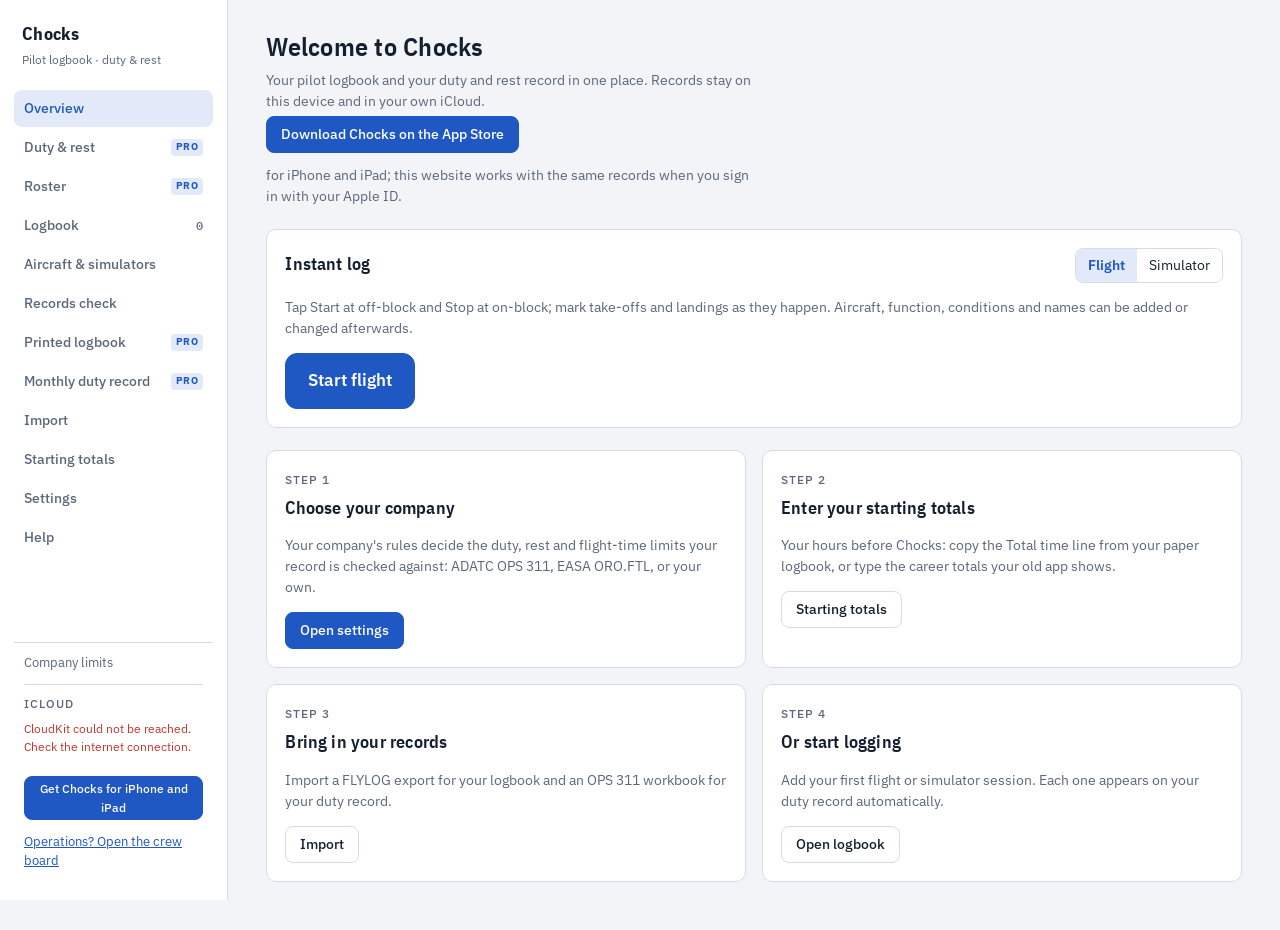
<file: index.html>
<!doctype html>
<html lang="en">
  <head>
    <meta charset="UTF-8" />
    <meta name="viewport" content="width=device-width, initial-scale=1, viewport-fit=cover" />
    <title>Chocks · Pilot Logbook, Duty &amp; Rest</title>
    <link rel="icon" type="image/svg+xml" href="./icon.svg" />
    <link rel="apple-touch-icon" href="./apple-touch-icon.png" />
    <link rel="preconnect" href="https://fonts.googleapis.com" />
    <link rel="preconnect" href="https://fonts.gstatic.com" crossorigin />
    <link href="https://fonts.googleapis.com/css2?family=IBM+Plex+Mono:wght@400;600&family=IBM+Plex+Sans+Condensed:wght@500;600&family=IBM+Plex+Sans:wght@400;500;600&display=swap" rel="stylesheet" />
    
    <script type="module" crossorigin src="./index-CEmnJ68R.js"></script>
    <link rel="stylesheet" crossorigin href="./index-D-4yaqVh.css">
  </head>
  <body>
    <div id="root"></div>
  </body>
</html>
</file>
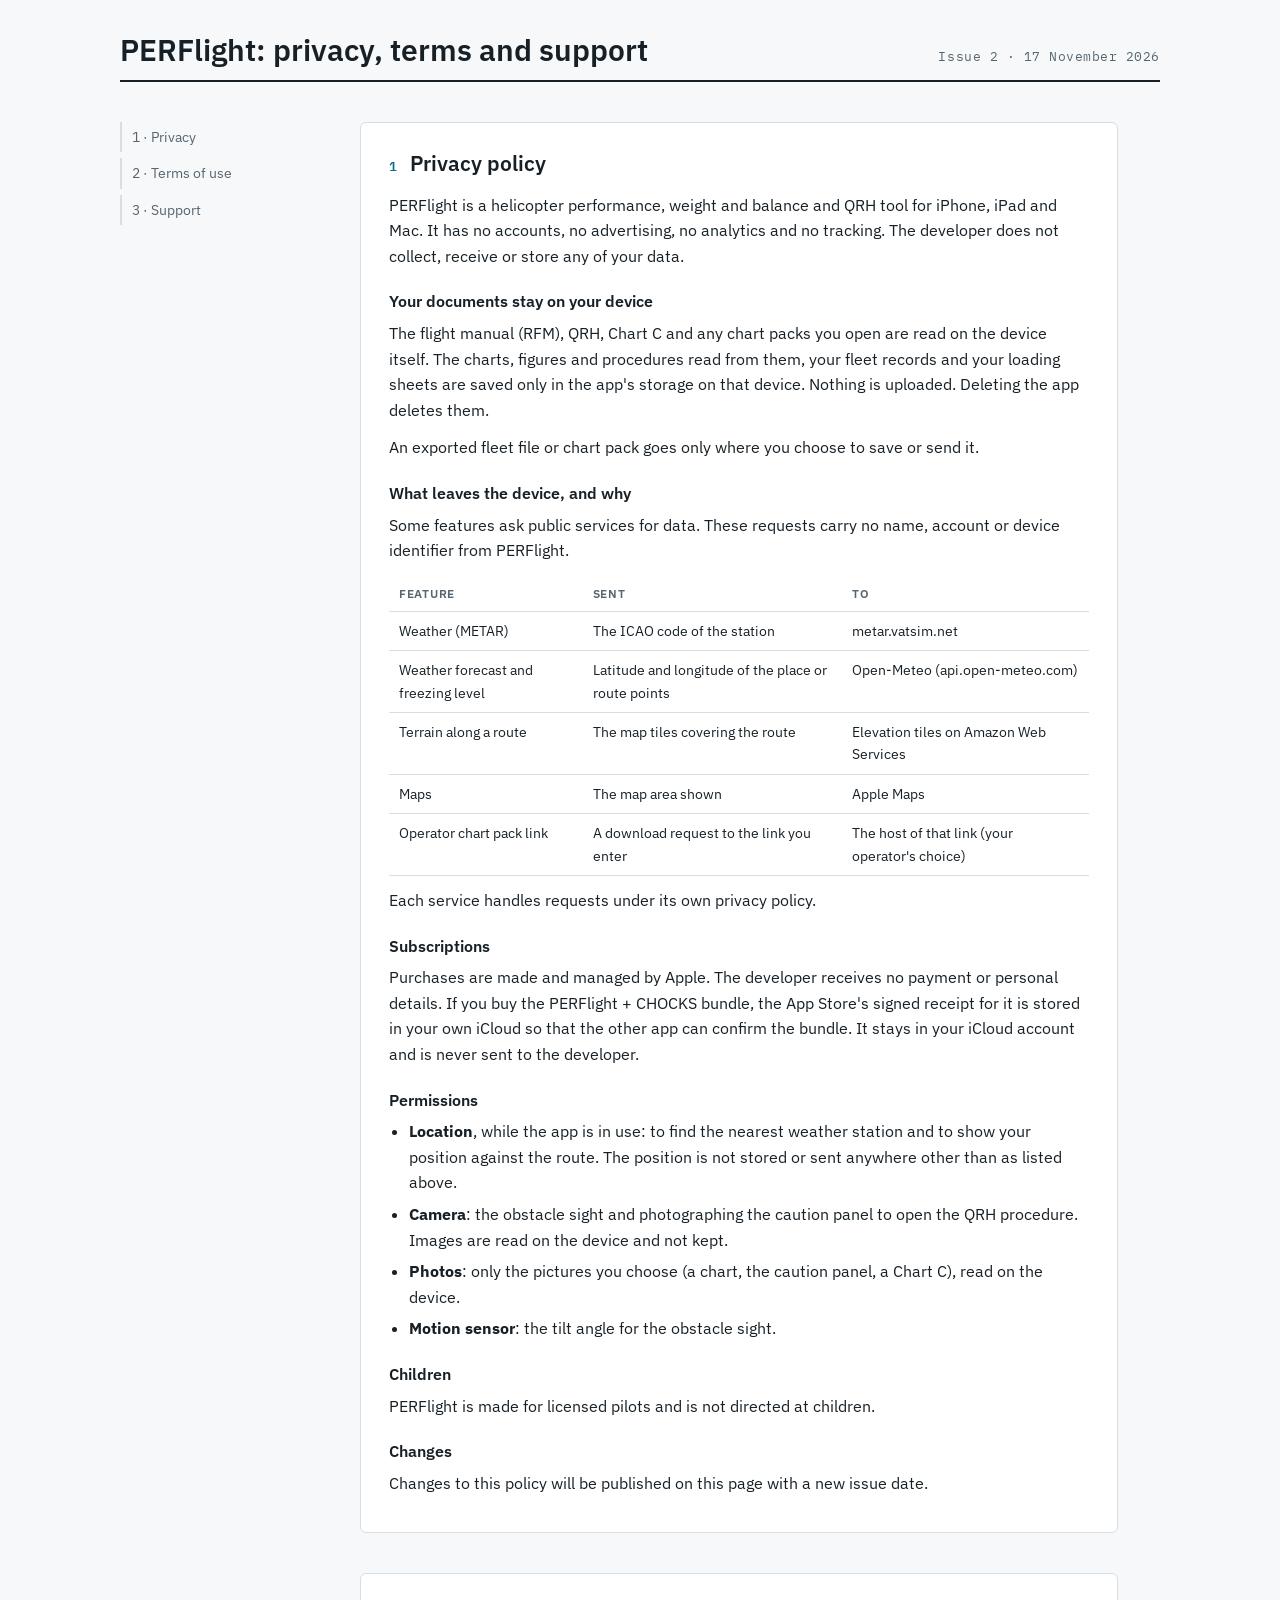
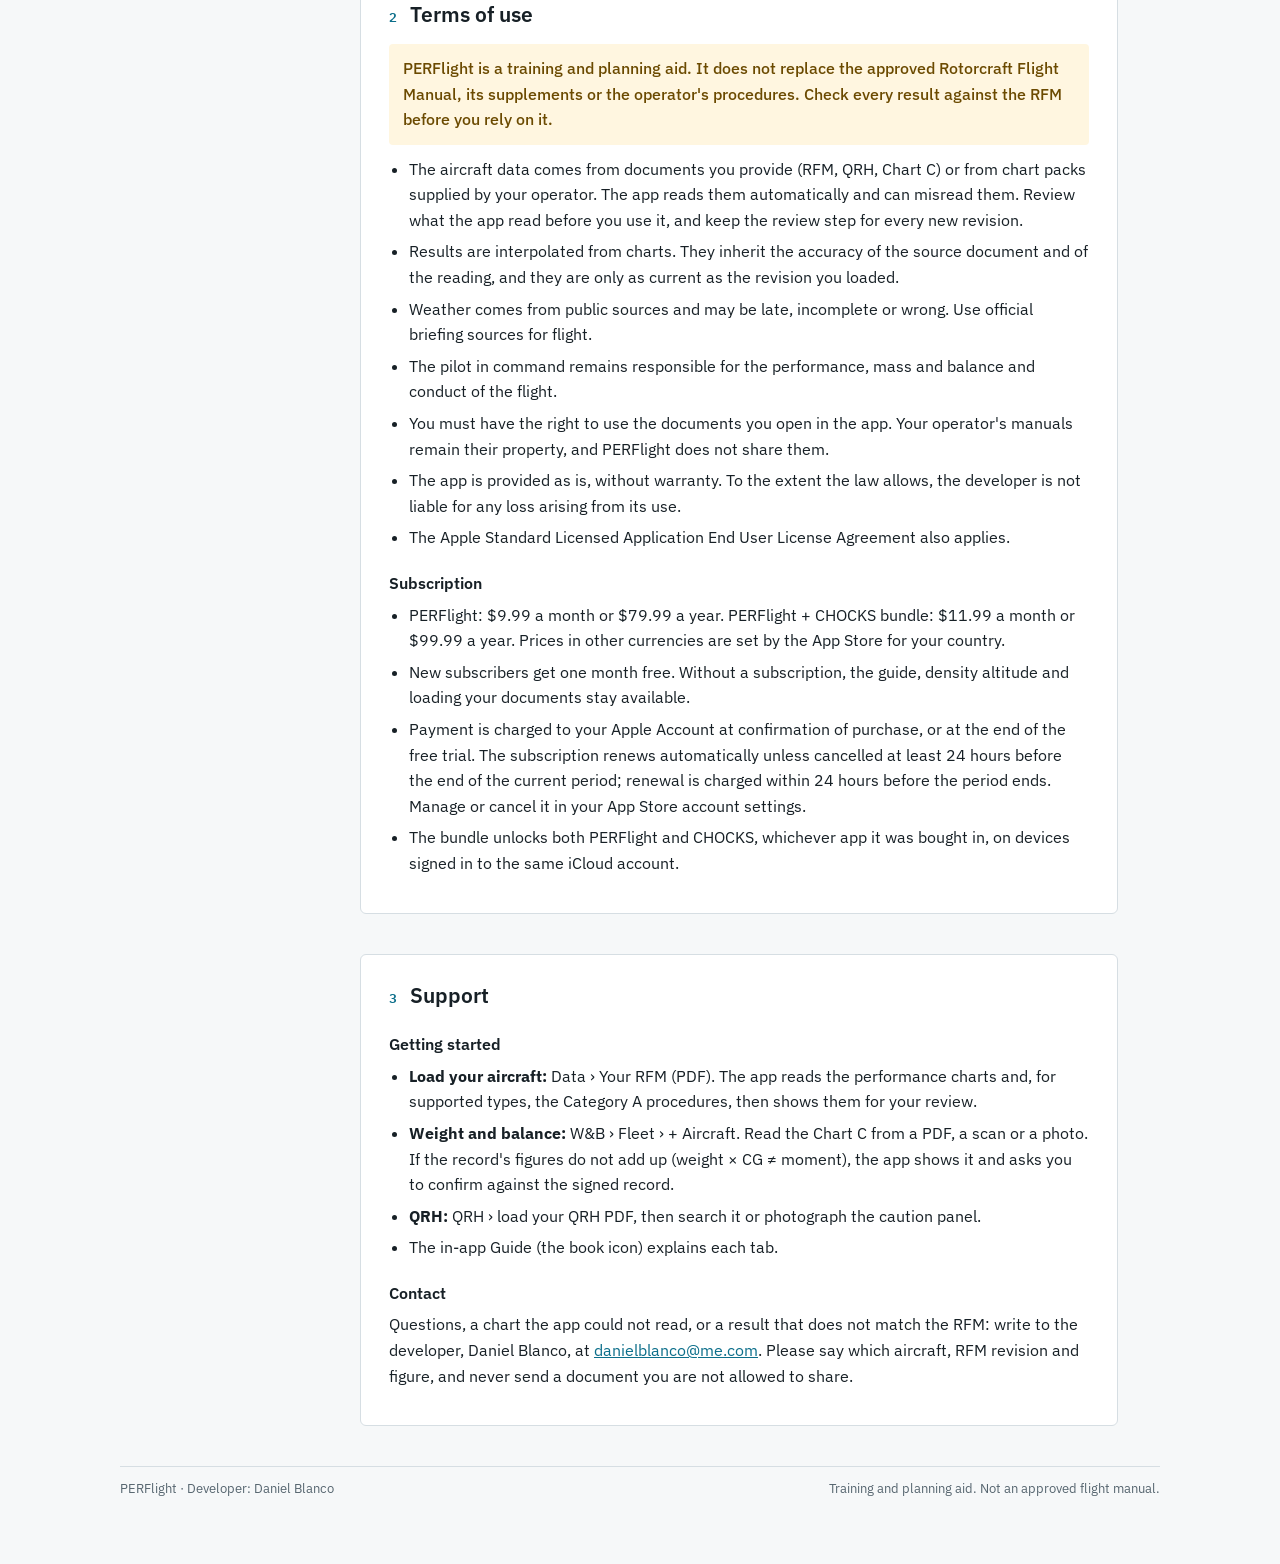
<file: perflight/index.html>
<!doctype html>
<html lang="en"><head><meta charset="utf-8"><meta name="viewport" content="width=device-width,initial-scale=1,viewport-fit=cover">
<title>PERFlight Privacy and Support</title>
<link rel="preconnect" href="https://fonts.googleapis.com">
<link rel="stylesheet" href="https://fonts.googleapis.com/css2?family=IBM+Plex+Sans:wght@400;500;600&family=IBM+Plex+Mono:wght@500&display=swap">
<style>
/* Layout: one reading column, a sticky section index on wide screens; set like a flight manual page (section, revision, page) */
:root {
  --bg: #f6f8f9; --paper: #ffffff; --fg: #172026; --muted: #56656f; --rule: #d6dee3; --accent: #0b6e8a; --warn-bg: #fff6e0; --warn-fg: #6b4a00;
  --f-body: "IBM Plex Sans", system-ui, -apple-system, "Segoe UI", sans-serif; --f-mono: "IBM Plex Mono", ui-monospace, Menlo, monospace;
}
@media (prefers-color-scheme: dark) { :root:not([data-theme="light"]) { --bg: #0f1518; --paper: #151d21; --fg: #e3eaee; --muted: #9aabb5; --rule: #2a363c; --accent: #5cc3df; --warn-bg: #2b2412; --warn-fg: #f1d48a; color-scheme: dark } }
:root[data-theme="dark"] { --bg: #0f1518; --paper: #151d21; --fg: #e3eaee; --muted: #9aabb5; --rule: #2a363c; --accent: #5cc3df; --warn-bg: #2b2412; --warn-fg: #f1d48a; color-scheme: dark }
body { margin: 0; background: var(--bg); color: var(--fg); font-family: var(--f-body); font-size: 16px; line-height: 1.6; }
.wrap { max-width: 1040px; margin: 0 auto; padding-block: 32px 64px; padding-left: max(16px, env(safe-area-inset-left, 0px)); padding-right: max(16px, env(safe-area-inset-right, 0px)); display: grid; grid-template-columns: 200px minmax(0, 1fr); gap: 40px; }
header { grid-column: 1 / -1; display: flex; flex-wrap: wrap; align-items: baseline; justify-content: space-between; gap: 8px 24px; border-bottom: 2px solid var(--fg); padding-bottom: 12px; }
h1 { font-size: 30px; line-height: 1.2; margin: 0; font-weight: 600; text-wrap: balance; }
.rev { font-family: var(--f-mono); font-size: 13px; color: var(--muted); letter-spacing: .04em; }
nav { position: sticky; top: calc(env(safe-area-inset-top, 0px) + 16px); align-self: start; display: grid; gap: 6px; font-size: 14px; }
nav a { color: var(--muted); text-decoration: none; padding: 4px 0 4px 10px; border-left: 2px solid var(--rule); }
nav a:hover, nav a:focus-visible { color: var(--accent); border-left-color: var(--accent); outline: none; }
main { min-width: 0; display: grid; gap: 40px; }
section { background: var(--paper); border: 1px solid var(--rule); border-radius: 6px; padding: 24px 28px; max-width: 70ch; }
h2 { font-size: 21px; margin: 0 0 12px; font-weight: 600; display: flex; gap: 12px; align-items: baseline; text-wrap: balance; }
h2 .sec { font-family: var(--f-mono); font-size: 13px; color: var(--accent); letter-spacing: .06em; }
h3 { font-size: 16px; margin: 20px 0 6px; font-weight: 600; }
p, ul { margin: 0 0 12px; }
ul { padding-left: 20px; }
li { margin-bottom: 6px; }
.note { background: var(--warn-bg); color: var(--warn-fg); border-radius: 4px; padding: 12px 14px; font-weight: 500; }
.tbl { overflow-x: auto; margin: 8px 0 12px; }
table { border-collapse: collapse; width: 100%; font-size: 14px; }
th, td { text-align: left; padding: 8px 10px; border-bottom: 1px solid var(--rule); vertical-align: top; }
th { font-weight: 600; color: var(--muted); font-size: 12px; text-transform: uppercase; letter-spacing: .06em; }
a { color: var(--accent); }
footer { grid-column: 1 / -1; font-size: 13px; color: var(--muted); border-top: 1px solid var(--rule); padding-top: 12px; display: flex; flex-wrap: wrap; justify-content: space-between; gap: 8px; }
@media (max-width: 760px) { .wrap { grid-template-columns: minmax(0, 1fr); gap: 24px; } nav { position: static; display: flex; flex-wrap: wrap; gap: 6px 14px; } nav a { border-left: 0; padding: 0; } section { padding: 18px; } h1 { font-size: 25px; } }
</style>

</head><body>
<div class="wrap">
  <header>
    <h1>PERFlight: privacy, terms and support</h1>
    <span class="rev">Issue 2 · 17 November 2026</span>
  </header>

  <nav aria-label="Sections">
    <a href="#privacy">1 · Privacy</a>
    <a href="#terms">2 · Terms of use</a>
    <a href="#support">3 · Support</a>
  </nav>

  <main>
    <section id="privacy">
      <h2><span class="sec">1</span>Privacy policy</h2>
      <p>PERFlight is a helicopter performance, weight and balance and QRH tool for iPhone, iPad and Mac. It has no accounts, no advertising, no analytics and no tracking. The developer does not collect, receive or store any of your data.</p>

      <h3>Your documents stay on your device</h3>
      <p>The flight manual (RFM), QRH, Chart C and any chart packs you open are read on the device itself. The charts, figures and procedures read from them, your fleet records and your loading sheets are saved only in the app's storage on that device. Nothing is uploaded. Deleting the app deletes them.</p>
      <p>An exported fleet file or chart pack goes only where you choose to save or send it.</p>

      <h3>What leaves the device, and why</h3>
      <p>Some features ask public services for data. These requests carry no name, account or device identifier from PERFlight.</p>
      <div class="tbl"><table>
        <thead><tr><th>Feature</th><th>Sent</th><th>To</th></tr></thead>
        <tbody>
          <tr><td>Weather (METAR)</td><td>The ICAO code of the station</td><td>metar.vatsim.net</td></tr>
          <tr><td>Weather forecast and freezing level</td><td>Latitude and longitude of the place or route points</td><td>Open-Meteo (api.open-meteo.com)</td></tr>
          <tr><td>Terrain along a route</td><td>The map tiles covering the route</td><td>Elevation tiles on Amazon Web Services</td></tr>
          <tr><td>Maps</td><td>The map area shown</td><td>Apple Maps</td></tr>
          <tr><td>Operator chart pack link</td><td>A download request to the link you enter</td><td>The host of that link (your operator's choice)</td></tr>
        </tbody>
      </table></div>
      <p>Each service handles requests under its own privacy policy.</p>

      <h3>Subscriptions</h3>
      <p>Purchases are made and managed by Apple. The developer receives no payment or personal details. If you buy the PERFlight + CHOCKS bundle, the App Store's signed receipt for it is stored in your own iCloud so that the other app can confirm the bundle. It stays in your iCloud account and is never sent to the developer.</p>

      <h3>Permissions</h3>
      <ul>
        <li><strong>Location</strong>, while the app is in use: to find the nearest weather station and to show your position against the route. The position is not stored or sent anywhere other than as listed above.</li>
        <li><strong>Camera</strong>: the obstacle sight and photographing the caution panel to open the QRH procedure. Images are read on the device and not kept.</li>
        <li><strong>Photos</strong>: only the pictures you choose (a chart, the caution panel, a Chart C), read on the device.</li>
        <li><strong>Motion sensor</strong>: the tilt angle for the obstacle sight.</li>
      </ul>

      <h3>Children</h3>
      <p>PERFlight is made for licensed pilots and is not directed at children.</p>

      <h3>Changes</h3>
      <p>Changes to this policy will be published on this page with a new issue date.</p>
    </section>

    <section id="terms">
      <h2><span class="sec">2</span>Terms of use</h2>
      <p class="note">PERFlight is a training and planning aid. It does not replace the approved Rotorcraft Flight Manual, its supplements or the operator's procedures. Check every result against the RFM before you rely on it.</p>
      <ul>
        <li>The aircraft data comes from documents you provide (RFM, QRH, Chart C) or from chart packs supplied by your operator. The app reads them automatically and can misread them. Review what the app read before you use it, and keep the review step for every new revision.</li>
        <li>Results are interpolated from charts. They inherit the accuracy of the source document and of the reading, and they are only as current as the revision you loaded.</li>
        <li>Weather comes from public sources and may be late, incomplete or wrong. Use official briefing sources for flight.</li>
        <li>The pilot in command remains responsible for the performance, mass and balance and conduct of the flight.</li>
        <li>You must have the right to use the documents you open in the app. Your operator's manuals remain their property, and PERFlight does not share them.</li>
        <li>The app is provided as is, without warranty. To the extent the law allows, the developer is not liable for any loss arising from its use.</li>
        <li>The Apple Standard Licensed Application End User License Agreement also applies.</li>
      </ul>
      <h3>Subscription</h3>
      <ul>
        <li>PERFlight: $9.99 a month or $79.99 a year. PERFlight + CHOCKS bundle: $11.99 a month or $99.99 a year. Prices in other currencies are set by the App Store for your country.</li>
        <li>New subscribers get one month free. Without a subscription, the guide, density altitude and loading your documents stay available.</li>
        <li>Payment is charged to your Apple Account at confirmation of purchase, or at the end of the free trial. The subscription renews automatically unless cancelled at least 24 hours before the end of the current period; renewal is charged within 24 hours before the period ends. Manage or cancel it in your App Store account settings.</li>
        <li>The bundle unlocks both PERFlight and CHOCKS, whichever app it was bought in, on devices signed in to the same iCloud account.</li>
      </ul>
    </section>

    <section id="support">
      <h2><span class="sec">3</span>Support</h2>
      <h3>Getting started</h3>
      <ul>
        <li><strong>Load your aircraft:</strong> Data › Your RFM (PDF). The app reads the performance charts and, for supported types, the Category A procedures, then shows them for your review.</li>
        <li><strong>Weight and balance:</strong> W&amp;B › Fleet › + Aircraft. Read the Chart C from a PDF, a scan or a photo. If the record's figures do not add up (weight × CG ≠ moment), the app shows it and asks you to confirm against the signed record.</li>
        <li><strong>QRH:</strong> QRH › load your QRH PDF, then search it or photograph the caution panel.</li>
        <li>The in-app Guide (the book icon) explains each tab.</li>
      </ul>
      <h3>Contact</h3>
      <p>Questions, a chart the app could not read, or a result that does not match the RFM: write to the developer, Daniel Blanco, at <a href="mailto:danielblanco@me.com">danielblanco@me.com</a>. Please say which aircraft, RFM revision and figure, and never send a document you are not allowed to share.</p>
    </section>
  </main>

  <footer>
    <span>PERFlight · Developer: Daniel Blanco</span>
    <span>Training and planning aid. Not an approved flight manual.</span>
  </footer>
</div>

</body></html>
</file>
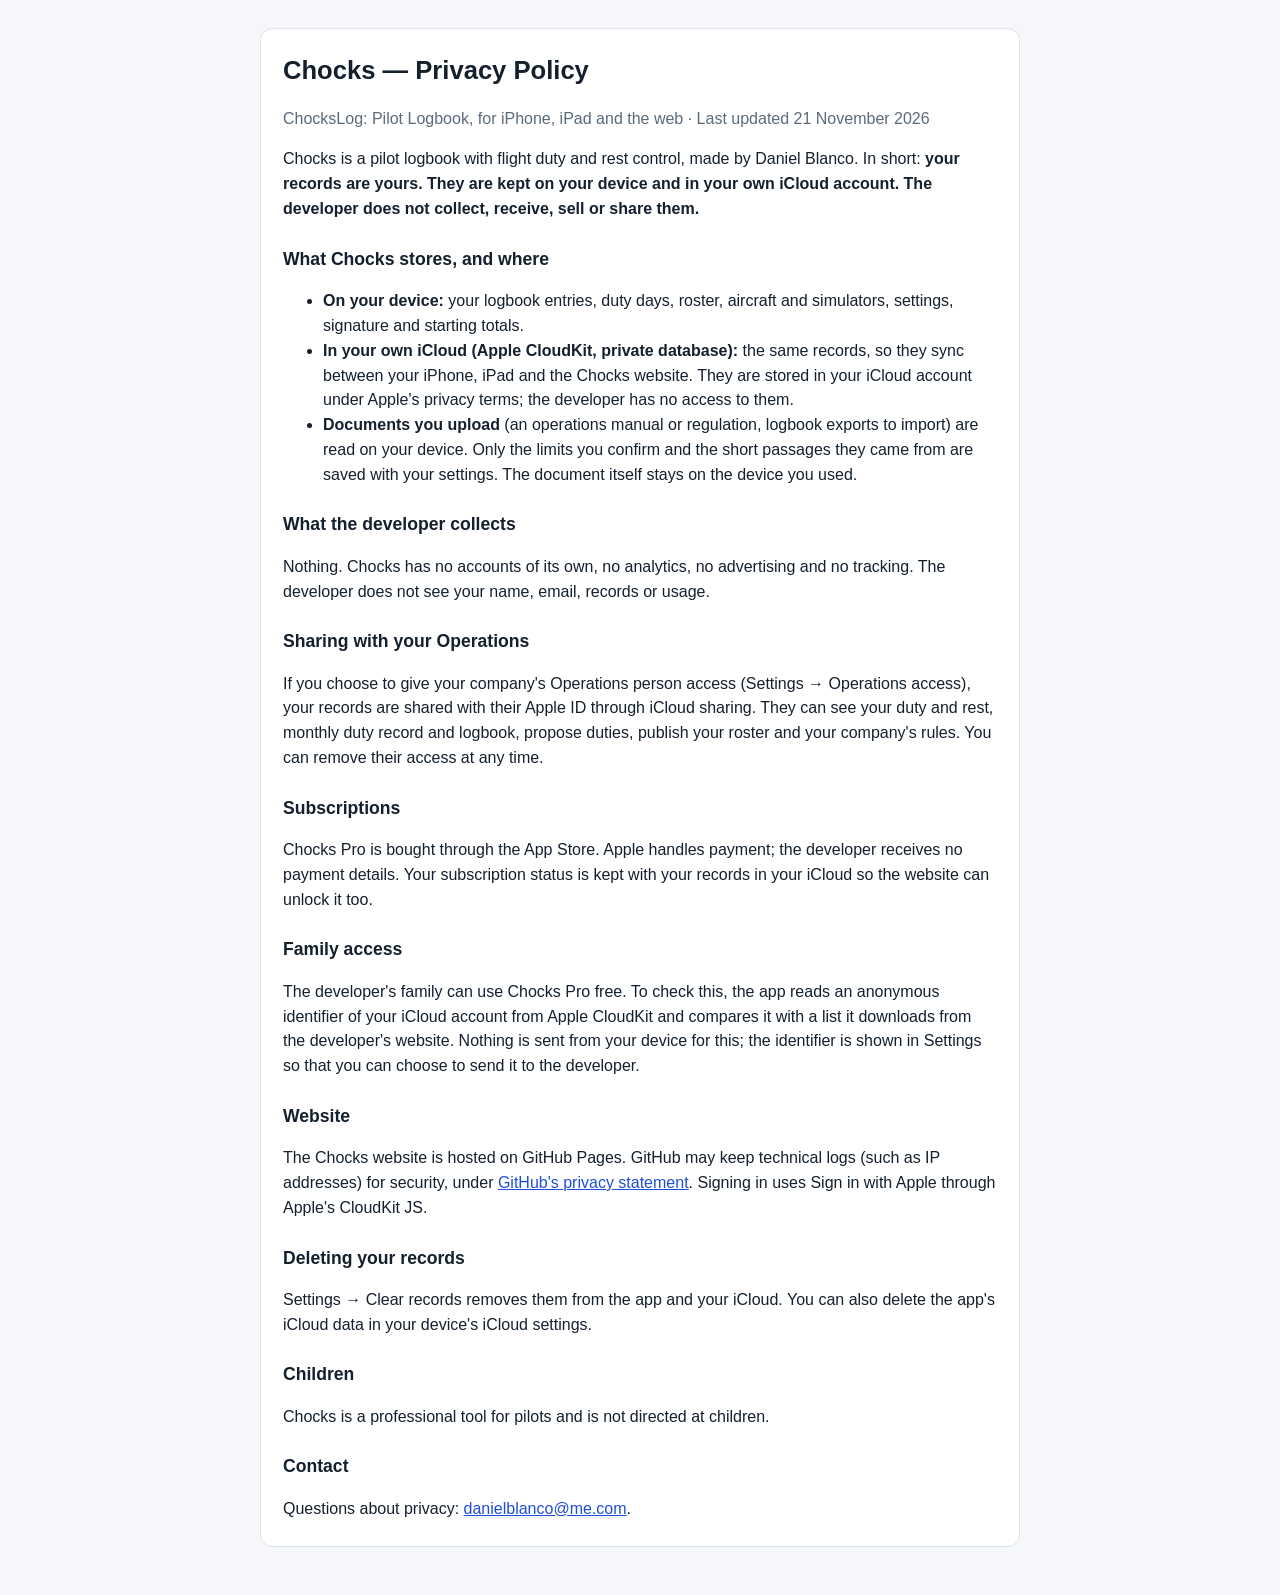
<file: privacy.html>
<!doctype html>
<html lang="en">
<head>
<meta charset="utf-8">
<meta name="viewport" content="width=device-width, initial-scale=1">
<title>Chocks · Privacy Policy</title>
<style>
:root { color-scheme: light dark; --fg: #14202e; --muted: #5b6b7c; --bg: #f5f7fa; --card: #fff; --line: #dde3ea; --accent: #1d4ed8; }
@media (prefers-color-scheme: dark) { :root { --fg: #e7edf4; --muted: #9aabbd; --bg: #0e141b; --card: #151d27; --line: #263241; --accent: #8fb0ff; } }
body { margin: 0; background: var(--bg); color: var(--fg); font: 16px/1.55 -apple-system, BlinkMacSystemFont, "Segoe UI", Roboto, sans-serif; }
main { max-width: 760px; margin: 0 auto; padding: 28px 16px 48px; }
.card { background: var(--card); border: 1px solid var(--line); border-radius: 12px; padding: 22px 22px 8px; }
h1 { font-size: 1.6rem; margin: 0 0 4px; } h2 { font-size: 1.1rem; margin: 24px 0 6px; }
p, li { color: var(--fg); } .muted { color: var(--muted); } a { color: var(--accent); }
</style>
</head>
<body>
<main>
<div class="card">
<h1>Chocks — Privacy Policy</h1>
<p class="muted">ChocksLog: Pilot Logbook, for iPhone, iPad and the web · Last updated 21 November 2026</p>

<p>Chocks is a pilot logbook with flight duty and rest control, made by Daniel Blanco. In short: <b>your records are yours. They are kept on your device and in your own iCloud account. The developer does not collect, receive, sell or share them.</b></p>

<h2>What Chocks stores, and where</h2>
<ul>
<li><b>On your device:</b> your logbook entries, duty days, roster, aircraft and simulators, settings, signature and starting totals.</li>
<li><b>In your own iCloud (Apple CloudKit, private database):</b> the same records, so they sync between your iPhone, iPad and the Chocks website. They are stored in your iCloud account under Apple's privacy terms; the developer has no access to them.</li>
<li><b>Documents you upload</b> (an operations manual or regulation, logbook exports to import) are read on your device. Only the limits you confirm and the short passages they came from are saved with your settings. The document itself stays on the device you used.</li>
</ul>

<h2>What the developer collects</h2>
<p>Nothing. Chocks has no accounts of its own, no analytics, no advertising and no tracking. The developer does not see your name, email, records or usage.</p>

<h2>Sharing with your Operations</h2>
<p>If you choose to give your company's Operations person access (Settings → Operations access), your records are shared with their Apple ID through iCloud sharing. They can see your duty and rest, monthly duty record and logbook, propose duties, publish your roster and your company's rules. You can remove their access at any time.</p>

<h2>Subscriptions</h2>
<p>Chocks Pro is bought through the App Store. Apple handles payment; the developer receives no payment details. Your subscription status is kept with your records in your iCloud so the website can unlock it too.</p>

<h2>Family access</h2>
<p>The developer's family can use Chocks Pro free. To check this, the app reads an anonymous identifier of your iCloud account from Apple CloudKit and compares it with a list it downloads from the developer's website. Nothing is sent from your device for this; the identifier is shown in Settings so that you can choose to send it to the developer.</p>

<h2>Website</h2>
<p>The Chocks website is hosted on GitHub Pages. GitHub may keep technical logs (such as IP addresses) for security, under <a href="https://docs.github.com/en/site-policy/privacy-policies/github-general-privacy-statement">GitHub's privacy statement</a>. Signing in uses Sign in with Apple through Apple's CloudKit JS.</p>

<h2>Deleting your records</h2>
<p>Settings → Clear records removes them from the app and your iCloud. You can also delete the app's iCloud data in your device's iCloud settings.</p>

<h2>Children</h2>
<p>Chocks is a professional tool for pilots and is not directed at children.</p>

<h2>Contact</h2>
<p>Questions about privacy: <a href="mailto:danielblanco@me.com">danielblanco@me.com</a>.</p>
</div>
</main>
</body>
</html>
</file>
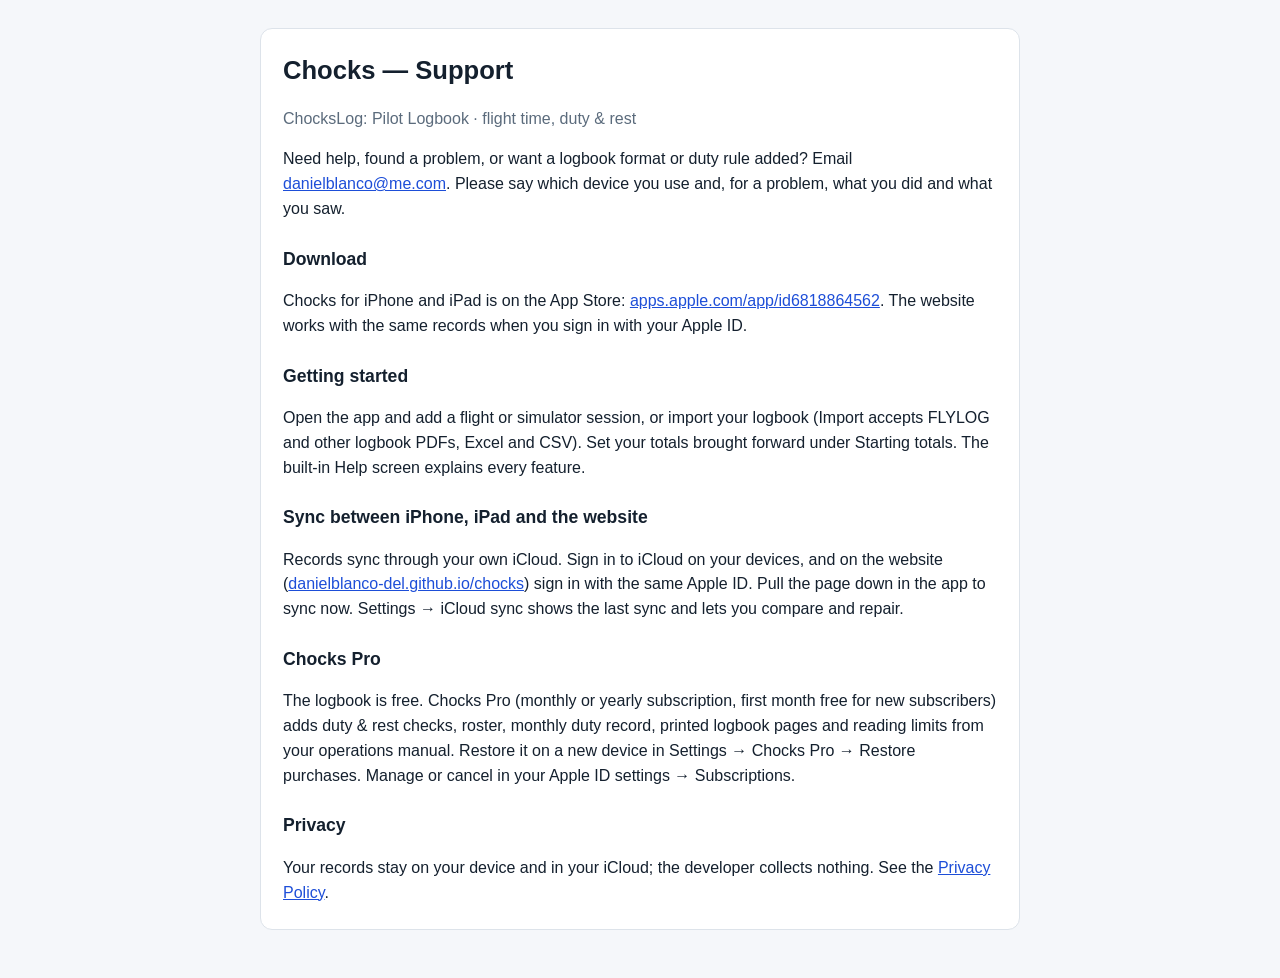
<file: support.html>
<!doctype html>
<html lang="en">
<head>
<meta charset="utf-8">
<meta name="viewport" content="width=device-width, initial-scale=1">
<title>Chocks · Support</title>
<style>
:root { color-scheme: light dark; --fg: #14202e; --muted: #5b6b7c; --bg: #f5f7fa; --card: #fff; --line: #dde3ea; --accent: #1d4ed8; }
@media (prefers-color-scheme: dark) { :root { --fg: #e7edf4; --muted: #9aabbd; --bg: #0e141b; --card: #151d27; --line: #263241; --accent: #8fb0ff; } }
body { margin: 0; background: var(--bg); color: var(--fg); font: 16px/1.55 -apple-system, BlinkMacSystemFont, "Segoe UI", Roboto, sans-serif; }
main { max-width: 760px; margin: 0 auto; padding: 28px 16px 48px; }
.card { background: var(--card); border: 1px solid var(--line); border-radius: 12px; padding: 22px 22px 8px; }
h1 { font-size: 1.6rem; margin: 0 0 4px; } h2 { font-size: 1.1rem; margin: 24px 0 6px; }
.muted { color: var(--muted); } a { color: var(--accent); }
</style>
</head>
<body>
<main>
<div class="card">
<h1>Chocks — Support</h1>
<p class="muted">ChocksLog: Pilot Logbook · flight time, duty &amp; rest</p>

<p>Need help, found a problem, or want a logbook format or duty rule added? Email <a href="mailto:danielblanco@me.com?subject=Chocks%20support">danielblanco@me.com</a>. Please say which device you use and, for a problem, what you did and what you saw.</p>

<h2>Download</h2>
<p>Chocks for iPhone and iPad is on the App Store: <a href="https://apps.apple.com/app/id6818864562">apps.apple.com/app/id6818864562</a>. The website works with the same records when you sign in with your Apple ID.</p>

<h2>Getting started</h2>
<p>Open the app and add a flight or simulator session, or import your logbook (Import accepts FLYLOG and other logbook PDFs, Excel and CSV). Set your totals brought forward under Starting totals. The built-in Help screen explains every feature.</p>

<h2>Sync between iPhone, iPad and the website</h2>
<p>Records sync through your own iCloud. Sign in to iCloud on your devices, and on the website (<a href="https://danielblanco-del.github.io/chocks/">danielblanco-del.github.io/chocks</a>) sign in with the same Apple ID. Pull the page down in the app to sync now. Settings → iCloud sync shows the last sync and lets you compare and repair.</p>

<h2>Chocks Pro</h2>
<p>The logbook is free. Chocks Pro (monthly or yearly subscription, first month free for new subscribers) adds duty &amp; rest checks, roster, monthly duty record, printed logbook pages and reading limits from your operations manual. Restore it on a new device in Settings → Chocks Pro → Restore purchases. Manage or cancel in your Apple ID settings → Subscriptions.</p>

<h2>Privacy</h2>
<p>Your records stay on your device and in your iCloud; the developer collects nothing. See the <a href="privacy.html">Privacy Policy</a>.</p>
</div>
</main>
</body>
</html>
</file>
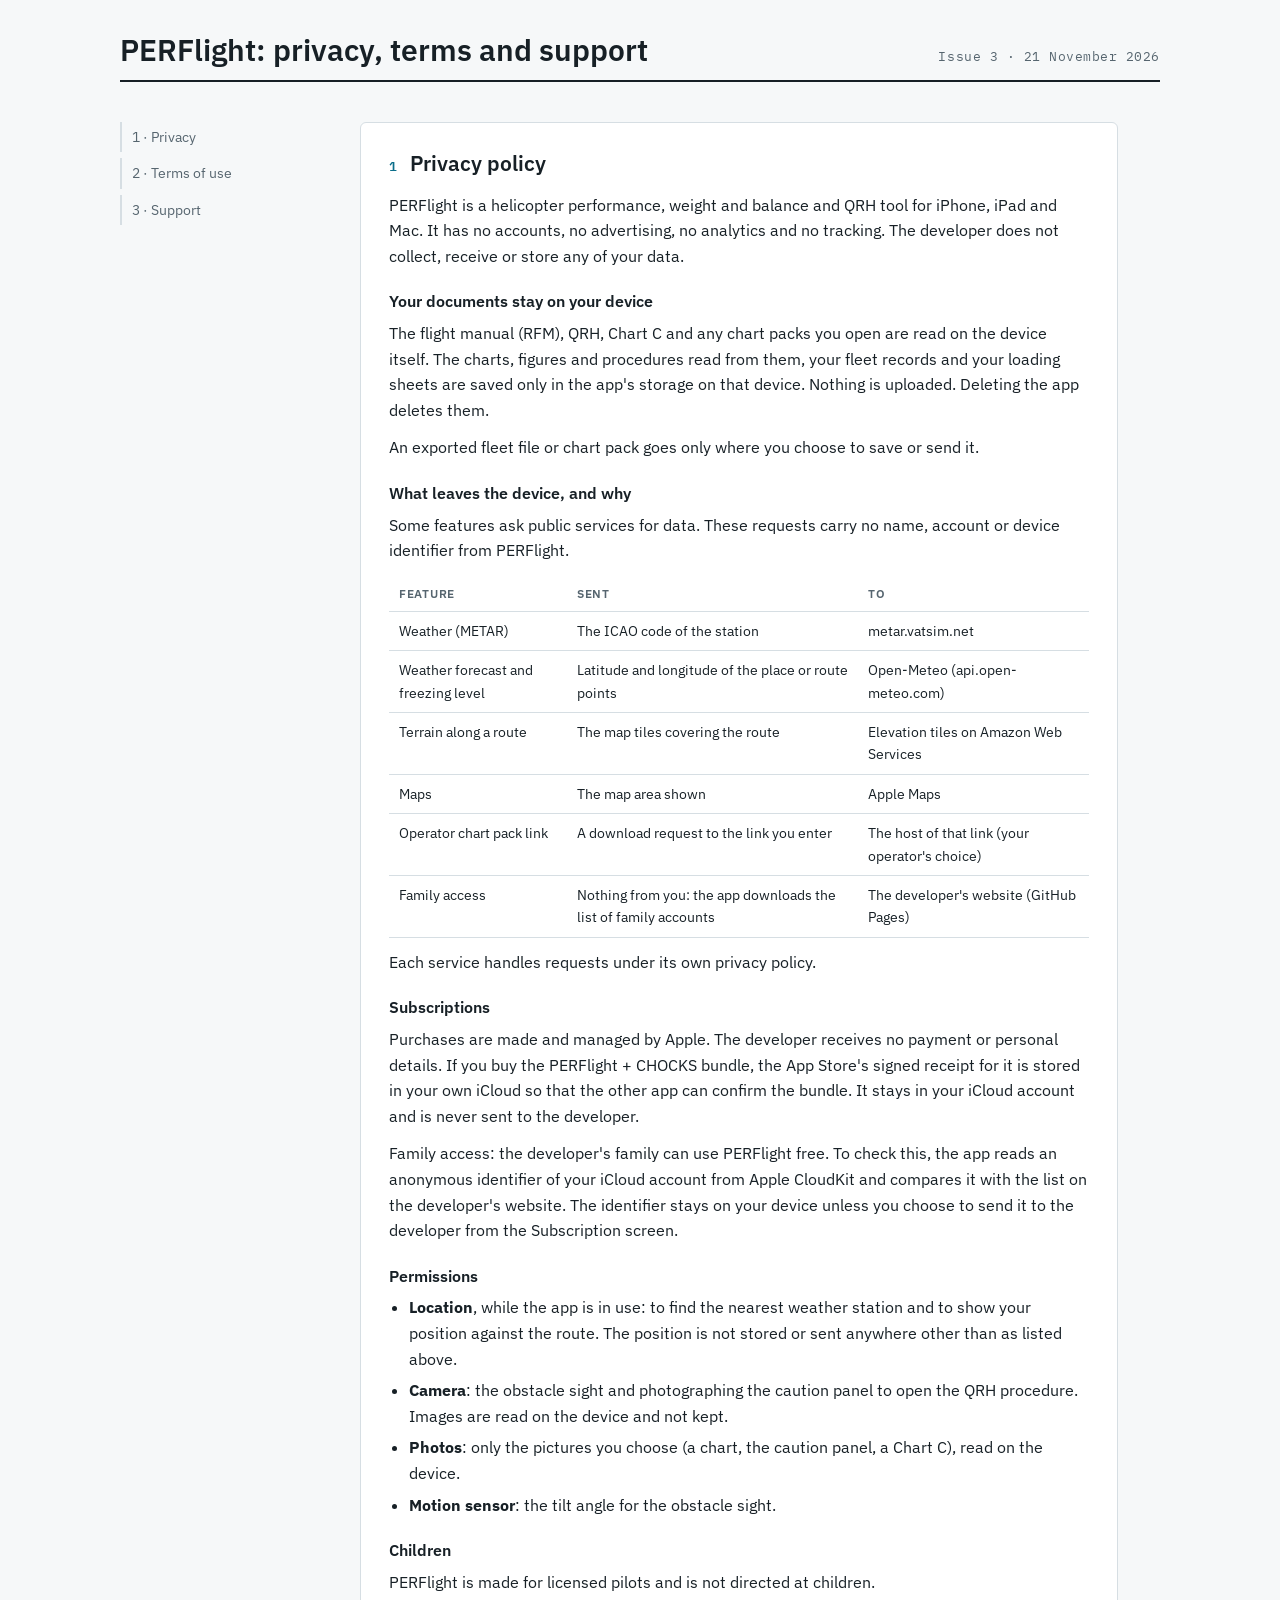
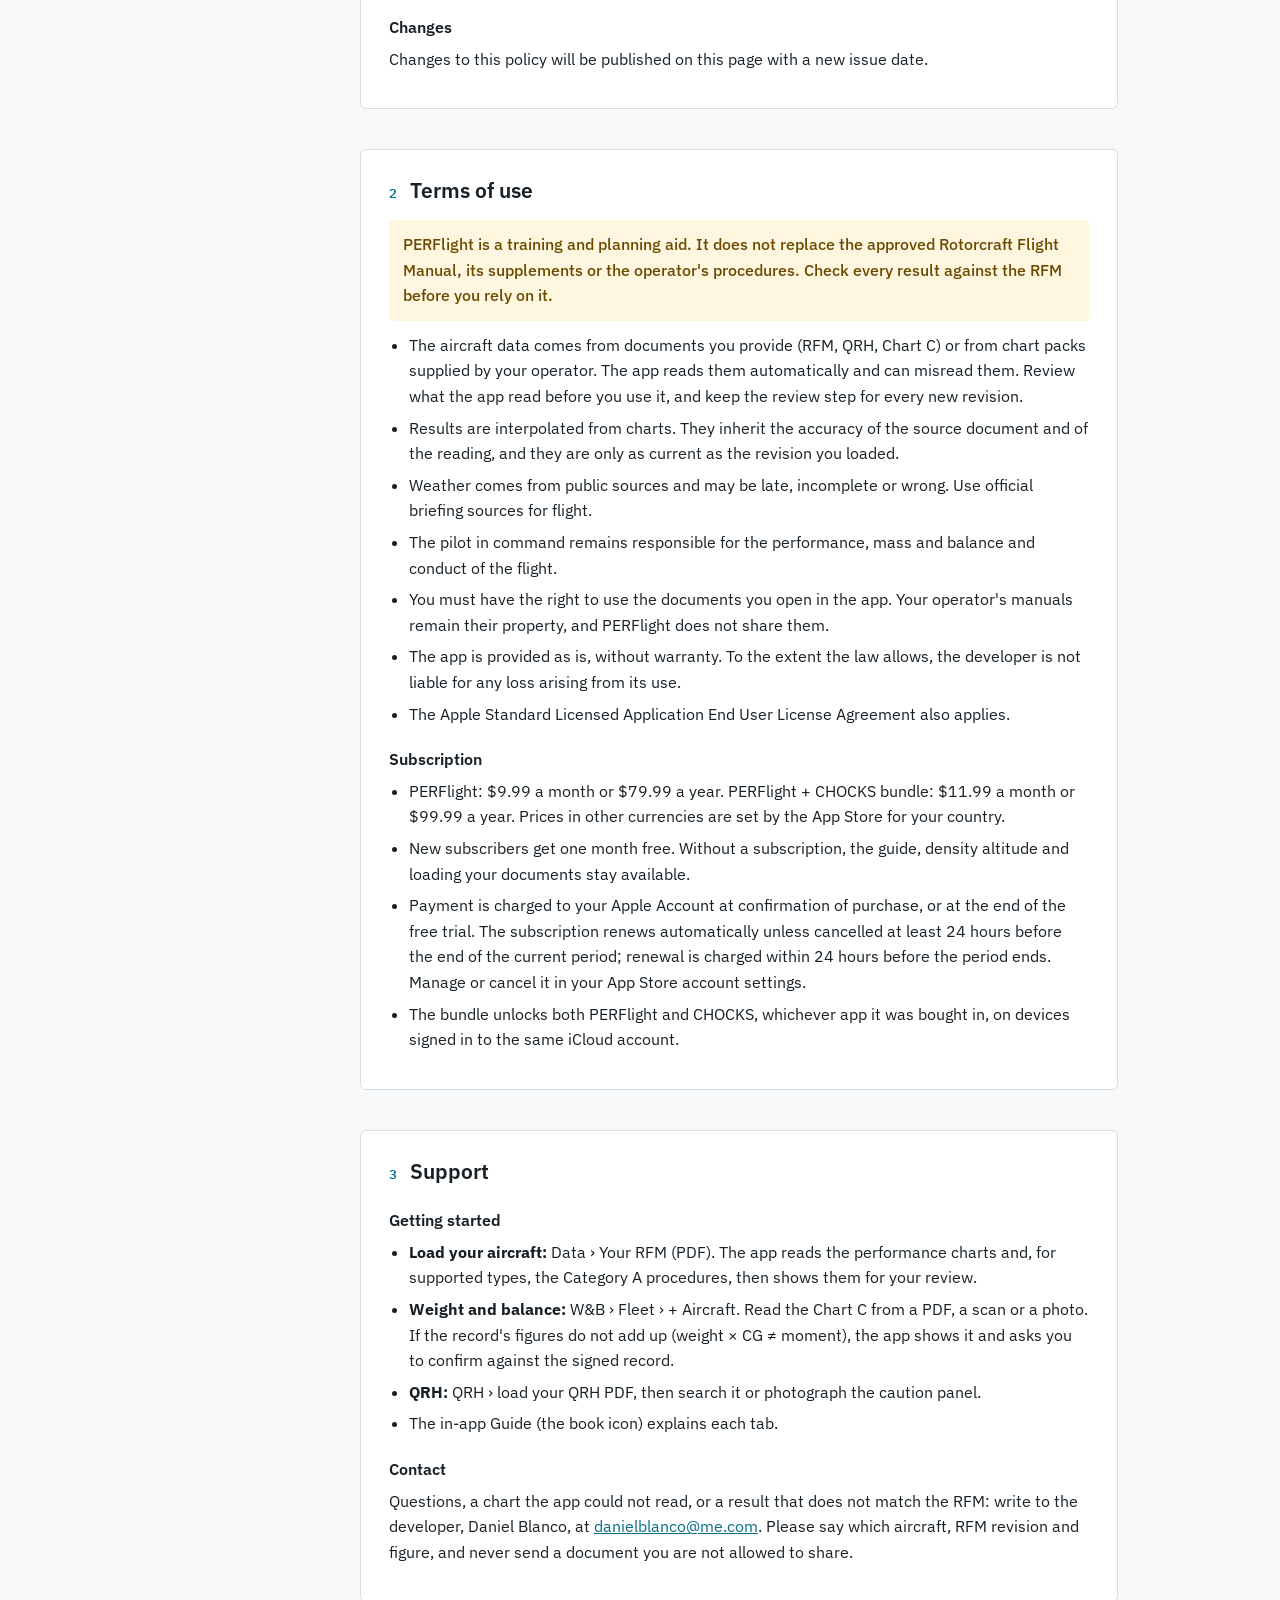
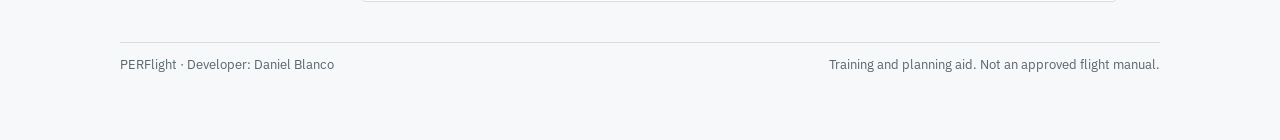
<file: perflight/privacy.html>
<!doctype html>
<html lang="en"><head><meta charset="utf-8"><meta name="viewport" content="width=device-width,initial-scale=1,viewport-fit=cover">
<title>PERFlight Privacy and Support</title>
<link rel="preconnect" href="https://fonts.googleapis.com">
<link rel="stylesheet" href="https://fonts.googleapis.com/css2?family=IBM+Plex+Sans:wght@400;500;600&family=IBM+Plex+Mono:wght@500&display=swap">
<style>
/* Layout: one reading column, a sticky section index on wide screens; set like a flight manual page (section, revision, page) */
:root {
  --bg: #f6f8f9; --paper: #ffffff; --fg: #172026; --muted: #56656f; --rule: #d6dee3; --accent: #0b6e8a; --warn-bg: #fff6e0; --warn-fg: #6b4a00;
  --f-body: "IBM Plex Sans", system-ui, -apple-system, "Segoe UI", sans-serif; --f-mono: "IBM Plex Mono", ui-monospace, Menlo, monospace;
}
@media (prefers-color-scheme: dark) { :root:not([data-theme="light"]) { --bg: #0f1518; --paper: #151d21; --fg: #e3eaee; --muted: #9aabb5; --rule: #2a363c; --accent: #5cc3df; --warn-bg: #2b2412; --warn-fg: #f1d48a; color-scheme: dark } }
:root[data-theme="dark"] { --bg: #0f1518; --paper: #151d21; --fg: #e3eaee; --muted: #9aabb5; --rule: #2a363c; --accent: #5cc3df; --warn-bg: #2b2412; --warn-fg: #f1d48a; color-scheme: dark }
body { margin: 0; background: var(--bg); color: var(--fg); font-family: var(--f-body); font-size: 16px; line-height: 1.6; }
.wrap { max-width: 1040px; margin: 0 auto; padding-block: 32px 64px; padding-left: max(16px, env(safe-area-inset-left, 0px)); padding-right: max(16px, env(safe-area-inset-right, 0px)); display: grid; grid-template-columns: 200px minmax(0, 1fr); gap: 40px; }
header { grid-column: 1 / -1; display: flex; flex-wrap: wrap; align-items: baseline; justify-content: space-between; gap: 8px 24px; border-bottom: 2px solid var(--fg); padding-bottom: 12px; }
h1 { font-size: 30px; line-height: 1.2; margin: 0; font-weight: 600; text-wrap: balance; }
.rev { font-family: var(--f-mono); font-size: 13px; color: var(--muted); letter-spacing: .04em; }
nav { position: sticky; top: calc(env(safe-area-inset-top, 0px) + 16px); align-self: start; display: grid; gap: 6px; font-size: 14px; }
nav a { color: var(--muted); text-decoration: none; padding: 4px 0 4px 10px; border-left: 2px solid var(--rule); }
nav a:hover, nav a:focus-visible { color: var(--accent); border-left-color: var(--accent); outline: none; }
main { min-width: 0; display: grid; gap: 40px; }
section { background: var(--paper); border: 1px solid var(--rule); border-radius: 6px; padding: 24px 28px; max-width: 70ch; }
h2 { font-size: 21px; margin: 0 0 12px; font-weight: 600; display: flex; gap: 12px; align-items: baseline; text-wrap: balance; }
h2 .sec { font-family: var(--f-mono); font-size: 13px; color: var(--accent); letter-spacing: .06em; }
h3 { font-size: 16px; margin: 20px 0 6px; font-weight: 600; }
p, ul { margin: 0 0 12px; }
ul { padding-left: 20px; }
li { margin-bottom: 6px; }
.note { background: var(--warn-bg); color: var(--warn-fg); border-radius: 4px; padding: 12px 14px; font-weight: 500; }
.tbl { overflow-x: auto; margin: 8px 0 12px; }
table { border-collapse: collapse; width: 100%; font-size: 14px; }
th, td { text-align: left; padding: 8px 10px; border-bottom: 1px solid var(--rule); vertical-align: top; }
th { font-weight: 600; color: var(--muted); font-size: 12px; text-transform: uppercase; letter-spacing: .06em; }
a { color: var(--accent); }
footer { grid-column: 1 / -1; font-size: 13px; color: var(--muted); border-top: 1px solid var(--rule); padding-top: 12px; display: flex; flex-wrap: wrap; justify-content: space-between; gap: 8px; }
@media (max-width: 760px) { .wrap { grid-template-columns: minmax(0, 1fr); gap: 24px; } nav { position: static; display: flex; flex-wrap: wrap; gap: 6px 14px; } nav a { border-left: 0; padding: 0; } section { padding: 18px; } h1 { font-size: 25px; } }
</style>

</head><body>
<div class="wrap">
  <header>
    <h1>PERFlight: privacy, terms and support</h1>
    <span class="rev">Issue 3 · 21 November 2026</span>
  </header>

  <nav aria-label="Sections">
    <a href="#privacy">1 · Privacy</a>
    <a href="#terms">2 · Terms of use</a>
    <a href="#support">3 · Support</a>
  </nav>

  <main>
    <section id="privacy">
      <h2><span class="sec">1</span>Privacy policy</h2>
      <p>PERFlight is a helicopter performance, weight and balance and QRH tool for iPhone, iPad and Mac. It has no accounts, no advertising, no analytics and no tracking. The developer does not collect, receive or store any of your data.</p>

      <h3>Your documents stay on your device</h3>
      <p>The flight manual (RFM), QRH, Chart C and any chart packs you open are read on the device itself. The charts, figures and procedures read from them, your fleet records and your loading sheets are saved only in the app's storage on that device. Nothing is uploaded. Deleting the app deletes them.</p>
      <p>An exported fleet file or chart pack goes only where you choose to save or send it.</p>

      <h3>What leaves the device, and why</h3>
      <p>Some features ask public services for data. These requests carry no name, account or device identifier from PERFlight.</p>
      <div class="tbl"><table>
        <thead><tr><th>Feature</th><th>Sent</th><th>To</th></tr></thead>
        <tbody>
          <tr><td>Weather (METAR)</td><td>The ICAO code of the station</td><td>metar.vatsim.net</td></tr>
          <tr><td>Weather forecast and freezing level</td><td>Latitude and longitude of the place or route points</td><td>Open-Meteo (api.open-meteo.com)</td></tr>
          <tr><td>Terrain along a route</td><td>The map tiles covering the route</td><td>Elevation tiles on Amazon Web Services</td></tr>
          <tr><td>Maps</td><td>The map area shown</td><td>Apple Maps</td></tr>
          <tr><td>Operator chart pack link</td><td>A download request to the link you enter</td><td>The host of that link (your operator's choice)</td></tr>
          <tr><td>Family access</td><td>Nothing from you: the app downloads the list of family accounts</td><td>The developer's website (GitHub Pages)</td></tr>
        </tbody>
      </table></div>
      <p>Each service handles requests under its own privacy policy.</p>

      <h3>Subscriptions</h3>
      <p>Purchases are made and managed by Apple. The developer receives no payment or personal details. If you buy the PERFlight + CHOCKS bundle, the App Store's signed receipt for it is stored in your own iCloud so that the other app can confirm the bundle. It stays in your iCloud account and is never sent to the developer.</p>
      <p>Family access: the developer's family can use PERFlight free. To check this, the app reads an anonymous identifier of your iCloud account from Apple CloudKit and compares it with the list on the developer's website. The identifier stays on your device unless you choose to send it to the developer from the Subscription screen.</p>

      <h3>Permissions</h3>
      <ul>
        <li><strong>Location</strong>, while the app is in use: to find the nearest weather station and to show your position against the route. The position is not stored or sent anywhere other than as listed above.</li>
        <li><strong>Camera</strong>: the obstacle sight and photographing the caution panel to open the QRH procedure. Images are read on the device and not kept.</li>
        <li><strong>Photos</strong>: only the pictures you choose (a chart, the caution panel, a Chart C), read on the device.</li>
        <li><strong>Motion sensor</strong>: the tilt angle for the obstacle sight.</li>
      </ul>

      <h3>Children</h3>
      <p>PERFlight is made for licensed pilots and is not directed at children.</p>

      <h3>Changes</h3>
      <p>Changes to this policy will be published on this page with a new issue date.</p>
    </section>

    <section id="terms">
      <h2><span class="sec">2</span>Terms of use</h2>
      <p class="note">PERFlight is a training and planning aid. It does not replace the approved Rotorcraft Flight Manual, its supplements or the operator's procedures. Check every result against the RFM before you rely on it.</p>
      <ul>
        <li>The aircraft data comes from documents you provide (RFM, QRH, Chart C) or from chart packs supplied by your operator. The app reads them automatically and can misread them. Review what the app read before you use it, and keep the review step for every new revision.</li>
        <li>Results are interpolated from charts. They inherit the accuracy of the source document and of the reading, and they are only as current as the revision you loaded.</li>
        <li>Weather comes from public sources and may be late, incomplete or wrong. Use official briefing sources for flight.</li>
        <li>The pilot in command remains responsible for the performance, mass and balance and conduct of the flight.</li>
        <li>You must have the right to use the documents you open in the app. Your operator's manuals remain their property, and PERFlight does not share them.</li>
        <li>The app is provided as is, without warranty. To the extent the law allows, the developer is not liable for any loss arising from its use.</li>
        <li>The Apple Standard Licensed Application End User License Agreement also applies.</li>
      </ul>
      <h3>Subscription</h3>
      <ul>
        <li>PERFlight: $9.99 a month or $79.99 a year. PERFlight + CHOCKS bundle: $11.99 a month or $99.99 a year. Prices in other currencies are set by the App Store for your country.</li>
        <li>New subscribers get one month free. Without a subscription, the guide, density altitude and loading your documents stay available.</li>
        <li>Payment is charged to your Apple Account at confirmation of purchase, or at the end of the free trial. The subscription renews automatically unless cancelled at least 24 hours before the end of the current period; renewal is charged within 24 hours before the period ends. Manage or cancel it in your App Store account settings.</li>
        <li>The bundle unlocks both PERFlight and CHOCKS, whichever app it was bought in, on devices signed in to the same iCloud account.</li>
      </ul>
    </section>

    <section id="support">
      <h2><span class="sec">3</span>Support</h2>
      <h3>Getting started</h3>
      <ul>
        <li><strong>Load your aircraft:</strong> Data › Your RFM (PDF). The app reads the performance charts and, for supported types, the Category A procedures, then shows them for your review.</li>
        <li><strong>Weight and balance:</strong> W&amp;B › Fleet › + Aircraft. Read the Chart C from a PDF, a scan or a photo. If the record's figures do not add up (weight × CG ≠ moment), the app shows it and asks you to confirm against the signed record.</li>
        <li><strong>QRH:</strong> QRH › load your QRH PDF, then search it or photograph the caution panel.</li>
        <li>The in-app Guide (the book icon) explains each tab.</li>
      </ul>
      <h3>Contact</h3>
      <p>Questions, a chart the app could not read, or a result that does not match the RFM: write to the developer, Daniel Blanco, at <a href="mailto:danielblanco@me.com">danielblanco@me.com</a>. Please say which aircraft, RFM revision and figure, and never send a document you are not allowed to share.</p>
    </section>
  </main>

  <footer>
    <span>PERFlight · Developer: Daniel Blanco</span>
    <span>Training and planning aid. Not an approved flight manual.</span>
  </footer>
</div>

</body></html>
</file>
<file: index-D-4yaqVh.css>
:root{--bg: #f2f4f7;--surface: #ffffff;--surface-2: #e8ecf2;--fg: #142030;--muted: #5b677a;--line: #d6dce5;--accent: #1f57c3;--accent-soft: #e2eafa;--ok: #1d7f47;--ok-soft: #e1f2e8;--caution: #a8690f;--caution-soft: #fbefd9;--bad: #c0362b;--bad-soft: #fbe3e0;--off: #8a94a3;--font-display: "IBM Plex Sans Condensed", "Arial Narrow", system-ui, sans-serif;--font-body: "IBM Plex Sans", system-ui, -apple-system, "Segoe UI", sans-serif;--font-data: "IBM Plex Mono", ui-monospace, "SF Mono", Menlo, monospace;--radius: 10px}@media (prefers-color-scheme: dark){:root:not([data-theme=light]){--bg: #0c131e;--surface: #131c29;--surface-2: #1a2535;--fg: #e3e9f2;--muted: #8e9aad;--line: #263246;--accent: #7ea6f5;--accent-soft: #1b2b4a;--ok: #4cc27d;--ok-soft: #12301f;--caution: #e7b04b;--caution-soft: #362812;--bad: #f06a5e;--bad-soft: #3a1a18;--off: #6b7688;color-scheme:dark}}:root[data-theme=dark]{--bg: #0c131e;--surface: #131c29;--surface-2: #1a2535;--fg: #e3e9f2;--muted: #8e9aad;--line: #263246;--accent: #7ea6f5;--accent-soft: #1b2b4a;--ok: #4cc27d;--ok-soft: #12301f;--caution: #e7b04b;--caution-soft: #362812;--bad: #f06a5e;--bad-soft: #3a1a18;--off: #6b7688;color-scheme:dark}*{box-sizing:border-box}html,body,#root{height:100%}body{margin:0;background:var(--bg);color:var(--fg);font:14px/1.5 var(--font-body)}button,input,select,textarea{font:inherit;color:inherit}h1,h2,h3{font-family:var(--font-display);font-weight:600;margin:0;text-wrap:balance;letter-spacing:.01em}h1{font-size:1.6rem}h2{font-size:1.15rem}h3{font-size:.95rem}.num,td.num,.mono{font-family:var(--font-data);font-variant-numeric:tabular-nums}.muted{color:var(--muted)}.label{font-size:.72rem;text-transform:uppercase;letter-spacing:.08em;color:var(--muted);font-weight:500}:focus-visible{outline:2px solid var(--accent);outline-offset:2px}@media (prefers-reduced-motion: reduce){*{transition:none!important;animation:none!important}}.shell{display:grid;grid-template-columns:228px minmax(0,1fr);min-height:100%}.rail{background:var(--surface);border-right:1px solid var(--line);padding:20px 14px;display:flex;flex-direction:column;gap:22px;position:sticky;top:0;height:100vh}.brand{display:flex;flex-direction:column;gap:2px;padding:0 8px}.brand strong{white-space:nowrap;font-family:var(--font-display);font-size:1.15rem;letter-spacing:.02em}.brand span{font-size:.78rem;color:var(--muted)}.nav{display:flex;flex-direction:column;gap:2px}.nav button{all:unset;cursor:pointer;padding:8px 10px;border-radius:8px;display:flex;justify-content:space-between;align-items:center;color:var(--muted);font-weight:500}.nav button:hover{background:var(--surface-2);color:var(--fg)}.nav button[aria-current=page]{background:var(--accent-soft);color:var(--accent)}.nav button:focus-visible{outline:2px solid var(--accent)}.nav .count{font-family:var(--font-data);font-size:.75rem}.who{margin-top:auto;padding:10px;border-top:1px solid var(--line);font-size:.8rem;display:grid;gap:2px}.main{padding:28px clamp(16px,3vw,40px) 48px;display:flex;flex-direction:column;gap:22px;min-width:0}.pagehead{display:flex;justify-content:space-between;align-items:flex-end;gap:16px;flex-wrap:wrap}.pagehead p{margin:4px 0 0;color:var(--muted);max-width:62ch}.preview-note{font-size:.8rem;color:var(--muted);background:var(--surface-2);border-radius:8px;padding:8px 12px}@media (max-width: 820px){.shell{grid-template-columns:minmax(0,1fr)}.rail{position:sticky;top:env(safe-area-inset-top,0px);height:auto;flex-direction:row;align-items:center;padding:10px 16px;gap:12px;z-index:5;overflow-x:auto;border-right:0;border-bottom:1px solid var(--line)}.brand span,.who,.nav .count{display:none}.nav{flex-direction:row}.nav button{padding:6px 10px;white-space:nowrap}.main{padding:20px 16px 40px}}.panel{background:var(--surface);border:1px solid var(--line);border-radius:var(--radius);padding:18px;min-width:0}.panel>header{display:flex;justify-content:space-between;align-items:baseline;gap:12px;margin-bottom:14px;flex-wrap:wrap}.grid{display:grid;gap:16px}.grid.two{grid-template-columns:repeat(auto-fit,minmax(min(100%,360px),1fr))}.grid.three{grid-template-columns:repeat(auto-fit,minmax(min(100%,240px),1fr))}.btn{border:1px solid var(--line);background:var(--surface);border-radius:8px;padding:7px 14px;cursor:pointer;font-weight:500}.btn:hover{background:var(--surface-2)}.btn.primary{background:var(--accent);border-color:var(--accent);color:var(--surface)}.btn.primary:hover{filter:brightness(1.08)}.btn.danger{color:var(--bad)}.btn.ghost{border-color:transparent;background:transparent}.btn:disabled{opacity:.5;cursor:default}.field{display:grid;gap:4px;min-width:0}.field input,.field select,.field textarea{border:1px solid var(--line);background:var(--surface);border-radius:8px;padding:7px 10px;min-width:0;width:100%}.field input:focus,.field select:focus,.field textarea:focus{outline:2px solid var(--accent);outline-offset:-1px}.row{display:flex;gap:10px;align-items:center;flex-wrap:wrap}.spread{justify-content:space-between}.segmented{display:inline-flex;border:1px solid var(--line);border-radius:8px;overflow:hidden}.segmented button{border:0;background:var(--surface);padding:6px 12px;cursor:pointer}.segmented button[aria-pressed=true]{background:var(--accent-soft);color:var(--accent);font-weight:600}.pill{display:inline-flex;align-items:center;gap:6px;padding:2px 9px;border-radius:999px;font-size:.75rem;font-weight:600;white-space:nowrap}.pill.ok{background:var(--ok-soft);color:var(--ok)}.pill.caution{background:var(--caution-soft);color:var(--caution)}.pill.bad{background:var(--bad-soft);color:var(--bad)}.pill.neutral{background:var(--surface-2);color:var(--muted)}.pill.accent{background:var(--accent-soft);color:var(--accent)}.dot{width:7px;height:7px;border-radius:50%;background:currentColor}.code{font-family:var(--font-data);font-size:.75rem;padding:1px 6px;border-radius:4px;background:var(--surface-2);color:var(--fg)}.code.off{color:var(--off);background:transparent;border:1px dashed var(--line)}.status{display:grid;grid-template-columns:minmax(0,1.1fr) minmax(0,1fr);gap:0;padding:0;overflow:hidden}.status>div{padding:20px 22px;display:flex;flex-direction:column;gap:10px}.status .verdict{border-right:1px solid var(--line)}.status .big{font-family:var(--font-display);font-size:2.1rem;font-weight:600;line-height:1.1}.status .big.ok{color:var(--ok)}.status .big.caution{color:var(--caution)}.status .big.bad{color:var(--bad)}.kv{display:grid;grid-template-columns:auto 1fr;gap:4px 16px;font-size:.86rem}.kv dt{color:var(--muted)}.kv dd{margin:0;font-family:var(--font-data)}@media (max-width: 720px){.status{grid-template-columns:minmax(0,1fr)}.status .verdict{border-right:0;border-bottom:1px solid var(--line)}}.gauge{display:grid;gap:6px}.gauge .top{display:flex;justify-content:space-between;align-items:baseline;gap:8px}.gauge .val{font-family:var(--font-data);font-size:1.05rem;font-weight:600}.gauge .track{position:relative;height:10px;background:var(--surface-2);border-radius:5px;overflow:hidden}.gauge .fill{position:absolute;inset:0 auto 0 0;border-radius:5px;background:var(--ok)}.gauge .fill.caution{background:var(--caution)}.gauge .fill.bad{background:var(--bad)}.gauge .tick{position:absolute;top:0;bottom:0;width:1px;background:var(--muted);opacity:.5}.gauge .scale{display:flex;justify-content:space-between;font-size:.72rem;color:var(--muted);font-family:var(--font-data)}.tablewrap{overflow-x:auto;margin:0 -18px;padding:0 18px}table{width:100%;border-collapse:collapse;font-size:.85rem}th{text-align:left;font-weight:500;color:var(--muted);font-size:.72rem;text-transform:uppercase;letter-spacing:.06em;padding:6px 8px;border-bottom:1px solid var(--line);white-space:nowrap}td{padding:7px 8px;border-bottom:1px solid var(--line);white-space:nowrap}td.num,th.num{text-align:right}tr.clickable{cursor:pointer}tr.clickable:hover td{background:var(--surface-2)}tr.offday td{color:var(--muted)}tr.weekend td:first-child{box-shadow:inset 3px 0 0 var(--line)}tr.today td:first-child{box-shadow:inset 3px 0 0 var(--accent)}td.v-caution{color:var(--caution);font-weight:600}td.v-bad{color:var(--bad);font-weight:700}tfoot td{font-weight:600;border-top:2px solid var(--line);border-bottom:0}.findings{list-style:none;margin:0;padding:0;display:grid;gap:6px}.findings li{display:grid;grid-template-columns:auto 1fr auto;gap:10px;align-items:center;padding:8px 10px;border-radius:8px;background:var(--surface-2);font-size:.85rem}.findings li .date{font-family:var(--font-data);color:var(--muted);font-size:.8rem}dialog{border:1px solid var(--line);border-radius:14px;background:var(--surface);color:var(--fg);padding:0;width:min(720px,calc(100vw - 32px));max-height:calc(100vh - 48px)}dialog::backdrop{background:#080e1873}.dlg{display:flex;flex-direction:column;max-height:calc(100vh - 50px)}.dlg>header{padding:16px 20px;border-bottom:1px solid var(--line);display:flex;justify-content:space-between;align-items:center;gap:12px}.dlg>.body{padding:18px 20px;overflow-y:auto;display:grid;gap:14px}.dlg>footer{padding:12px 20px;border-top:1px solid var(--line);display:flex;justify-content:space-between;gap:10px;flex-wrap:wrap}.periods{display:grid;gap:8px}.period{display:grid;grid-template-columns:1fr 1fr auto auto;gap:8px;align-items:end}.check{border-radius:10px;padding:12px 14px;display:grid;gap:6px;font-size:.86rem}.check.ok{background:var(--ok-soft)}.check.caution{background:var(--caution-soft)}.check.bad{background:var(--bad-soft)}.check strong{font-family:var(--font-display);font-size:1rem}.chart svg{width:100%;height:auto;display:block}.chart text{fill:var(--muted);font-family:var(--font-data);font-size:10px}.legend{display:flex;gap:14px;font-size:.78rem;color:var(--muted);flex-wrap:wrap}.legend i{display:inline-block;width:10px;height:10px;border-radius:2px;margin-right:5px;vertical-align:-1px}.fn{font-family:var(--font-data);font-size:.7rem;font-weight:600;padding:2px 6px;border-radius:4px}.fn.EXM{background:var(--bad-soft);color:var(--bad)}.fn.INS{background:var(--accent-soft);color:var(--accent)}.fn.TRAINEE,.fn.DUAL{background:var(--ok-soft);color:var(--ok)}.fn.PIC,.fn.PICUS,.fn.SIC{background:var(--surface-2);color:var(--fg)}.totals{display:flex;gap:28px;flex-wrap:wrap}.totals div{display:grid}.totals b{font-family:var(--font-data);font-size:1.25rem;font-weight:600}.lbline{overflow-x:auto}.lbline table{font-size:.72rem;border:1px solid var(--line)}.lbline th,.lbline td{border:1px solid var(--line);padding:3px 6px;text-transform:none;letter-spacing:0}.drop{border:2px dashed var(--line);border-radius:12px;padding:28px;text-align:center;display:grid;gap:8px;justify-items:center;background:var(--surface)}.drop.over{border-color:var(--accent);background:var(--accent-soft)}.record{background:var(--surface)}.record .formhead{display:flex;justify-content:space-between;gap:12px;flex-wrap:wrap;border-bottom:2px solid var(--fg);padding-bottom:8px;margin-bottom:10px}.record table{font-size:.72rem}.record th,.record td{border:1px solid var(--line);padding:3px 5px;text-align:center}.record th{text-transform:none;letter-spacing:0;color:var(--fg);background:var(--surface-2)}.record .sign{display:flex;justify-content:space-between;gap:20px;margin-top:18px;font-size:.8rem;flex-wrap:wrap}@media print{@page{size:A4 landscape;margin:10mm}.lbpage,.fitpage{break-after:page;break-inside:avoid}.record table{font-size:7pt}.rail,.noprint{display:none!important}.shell{display:block}.main{padding:0}.panel{border:0;padding:0}body{background:#fff;color:#000}}html.printmode .record table{font-size:7pt}html.printmode .rail,html.printmode .noprint,html.printmode .ptr{display:none!important}html.printmode .shell{display:block}html.printmode .main{padding:0;max-width:none}html.printmode .panel{border:0;padding:0;box-shadow:none}html.printmode .tablewrap{overflow:visible}html.printmode .lbpage th{font-size:5.5pt}html.printmode .lbpage td{padding:2px 3px}html.printmode .sign .sigline img{max-height:14mm}.fitpage{box-sizing:border-box}@media print{.tablewrap{overflow:visible}}.dlg>.body{grid-auto-rows:max-content}.dlg>.body>*{min-width:0}.dlg .segmented{justify-self:start}.dlg .segmented button{padding:7px 16px}.checkline{display:inline-flex;align-items:center;gap:6px;font-size:.82rem}.checkline input{width:auto;margin:0}.dlg .grid.two{grid-template-columns:repeat(auto-fit,minmax(min(100%,200px),1fr))}.dlg .grid.three{grid-template-columns:repeat(auto-fit,minmax(min(100%,150px),1fr))}.account{display:grid;gap:6px;margin-top:10px;padding-top:10px;border-top:1px solid var(--line);font-size:.78rem}.account .v-bad{color:var(--bad)}.grid.four{grid-template-columns:repeat(auto-fit,minmax(min(100%,170px),1fr))}.colno{display:inline-block;min-width:1.6em;padding:0 4px;margin-right:2px;border-radius:4px;background:var(--surface-2);color:var(--fg);font-size:.72rem;text-align:center}.fieldnote{font-size:.75rem;min-height:1.1em}.field input[aria-invalid=true]{border-color:var(--bad)}.choice{display:grid;grid-template-columns:repeat(auto-fit,minmax(min(100%,280px),1fr));gap:10px}.choice .option{display:flex;gap:10px;align-items:flex-start;border:1px solid var(--line);border-radius:var(--radius);padding:12px 14px;cursor:pointer}.choice .option.on{border-color:var(--accent);background:var(--accent-soft)}.choice .option>span{display:grid;gap:2px}.choice .option input{margin-top:3px}td input{border:1px solid var(--line);background:var(--surface);border-radius:6px;padding:5px 8px;width:100%;min-width:70px;color:var(--fg)}.clearlist{display:grid;grid-template-columns:repeat(auto-fit,minmax(min(100%,230px),1fr));gap:10px}.clearlist .option{display:flex;gap:10px;align-items:flex-start;border:1px solid var(--line);border-radius:var(--radius);padding:12px 14px;cursor:pointer}.clearlist .option.on{border-color:var(--bad);background:var(--bad-soft)}.clearlist .option>span{display:grid;gap:2px}.clearlist .option input{margin-top:3px}table.devices td .sub{display:block;font-size:.75rem}tr.rowlink{cursor:pointer}tr.rowlink:hover td{background:var(--surface-2)}.typefield{position:relative}.suggest{position:absolute;top:100%;left:0;right:0;z-index:5;list-style:none;margin:2px 0 0;padding:4px;background:var(--surface);border:1px solid var(--line);border-radius:8px;box-shadow:0 8px 24px #080e1829;max-height:260px;overflow-y:auto}.suggest button{all:unset;display:block;width:100%;box-sizing:border-box;padding:6px 8px;border-radius:6px;cursor:pointer;font-size:.85rem}.suggest button:hover,.suggest button:focus-visible{background:var(--accent-soft)}details.panel>summary{cursor:pointer}details.panel .panel{border:0;padding:0}.lbline td.edit{padding:0}.lbline td.edit input{width:3.6em;border:0;background:transparent;font:inherit;font-family:var(--font-data);text-align:right;padding:4px 6px;color:inherit}.lbline td.edit input:focus{outline:2px solid var(--accent);outline-offset:-2px;background:var(--surface)}.lbline td.edit.edited{background:var(--accent-soft)}.lbline td.edit.bad{background:var(--bad-soft)}.lbline td.fstd{white-space:pre;line-height:1.15}.lbline th{text-align:center}.newdev{grid-column:1 / -1;display:grid;gap:8px;border:1px dashed var(--accent);border-radius:8px;padding:10px 12px;background:var(--accent-soft)}.dlg .grid{align-items:start}@media (max-width: 600px){table.devices th:nth-child(4),table.devices td:nth-child(4),table.devices th:nth-child(5),table.devices td:nth-child(5){display:none}}.lbline td.na{background:var(--surface-2)}.sign .certify{display:inline-flex;align-items:flex-end;gap:10px;flex-wrap:wrap;justify-content:flex-end}.sign .sigline{display:inline-block;min-width:180px;height:44px;border-bottom:1px solid var(--fg);position:relative}.sign .sigline img{position:absolute;left:6px;bottom:2px;max-height:52px;max-width:220px}.sign .signame{font-size:.75rem}.sigpad{display:block;width:100%;max-width:560px;height:180px;border:1px dashed var(--line);border-radius:10px;background:#fff;touch-action:none;cursor:crosshair}.sigbox{background:#fff;border:1px solid var(--line);border-radius:10px;padding:8px 14px}.sigbox img{display:block;max-height:80px;max-width:280px}@media print{.sign .sigline img{max-height:14mm}}.sign .sigblock{display:inline-flex;flex-direction:column;align-items:stretch;gap:2px}.sign .signame{text-align:center}.quick .btn[aria-pressed=true]{background:var(--accent-soft);color:var(--accent);border-color:var(--accent)}.lbpage th{white-space:normal;line-height:1.15;vertical-align:middle;font-size:.66rem;min-width:2.2em}.lbpage table{table-layout:auto}@media print{.lbpage th{font-size:5.5pt}.lbpage td{padding:2px 3px}}.dupes{border-left:3px solid var(--caution)}.modal-body{padding:20px}.dupe-group{border:1px solid var(--line);border-radius:10px;padding:6px 10px;margin:8px 0}.dupe-row{padding:6px 0;gap:8px;flex-wrap:wrap}.dupe-row+.dupe-row{border-top:1px dashed var(--line)}.chip{display:inline-block;margin-left:8px;padding:1px 8px;border-radius:999px;font-size:.72rem;font-family:inherit;background:var(--accent-soft);color:var(--fg)}.syncgrid{display:grid;grid-template-columns:max-content 1fr;gap:6px 16px;font-size:.9rem}.syncgrid dt{color:var(--muted)}.syncgrid dd{margin:0}.plans{border-left:3px solid var(--accent)}.plan-row{display:flex;flex-wrap:wrap;gap:12px;align-items:flex-start;padding:10px 0}.plan-row+.plan-row{border-top:1px solid var(--line)}.opslink{display:block;margin-top:10px;font-size:.8rem;color:var(--accent)}.ops{max-width:1280px;margin:0 auto;padding:16px;display:grid;gap:16px}.ops-top{display:flex;justify-content:space-between;align-items:center;gap:12px;flex-wrap:wrap}.ops-top .brand{display:grid}.ops-top .brand span{color:var(--muted);font-size:.85rem}.ops-pilot{flex-wrap:wrap;gap:12px}.crew{width:100%;border-collapse:collapse;font-size:.88rem}.crew th{text-align:left;font-size:.72rem;text-transform:uppercase;letter-spacing:.04em;color:var(--muted);padding:6px 8px;border-bottom:1px solid var(--line)}.crew td{padding:8px;border-bottom:1px solid var(--line);vertical-align:top}.crew tr.clickable{cursor:pointer}.crew tr.clickable:hover{background:var(--surface-2)}.tablewrap{overflow-x:auto}.help{padding-top:6px;padding-bottom:6px}.help-topic{border-bottom:1px solid var(--line)}.help-topic:last-child{border-bottom:0}.help-topic>summary{cursor:pointer;padding:12px 0;font-weight:600;list-style-position:inside}.help-body{padding:0 0 14px;max-width:760px}.help-body p{margin-top:0}.help-body ol,.help-body ul{padding-left:20px;margin:0 0 10px;display:grid;gap:6px}.help-tips{color:var(--muted);font-size:.88rem}.roster{border-collapse:separate;border-spacing:2px;font-size:.72rem}.roster th{font-weight:600;color:var(--muted);text-align:center;padding:2px;min-width:42px}.roster th.we{color:var(--accent)}.roster th.who{text-align:left;min-width:130px;color:var(--fg);position:sticky;left:0;background:var(--surface);z-index:1;font-size:.8rem}.roster td.rc{vertical-align:top;min-width:42px;height:46px;padding:3px;border-radius:6px;background:var(--surface-2);cursor:pointer;position:relative;line-height:1.2;border:1px solid transparent}.roster td.rc span{display:block;white-space:nowrap}.roster td.rc.duty{background:var(--accent-soft)}.roster td.rc.off{background:var(--surface);border-color:var(--line)}.roster td.rc.leave{background:var(--ok-soft)}.roster td.rc.caution{border-color:var(--caution);box-shadow:inset 0 0 0 1px var(--caution)}.roster td.rc.bad{border-color:var(--bad);box-shadow:inset 0 0 0 1px var(--bad)}.roster td.rc.draft{outline:2px dashed var(--accent);outline-offset:-2px}.roster td.rc .rec{font-style:italic}.roster td.rc .q{position:absolute;top:1px;right:3px;font-weight:700;color:var(--bad)}.roster td.rc:hover{filter:brightness(.96)}.newdot{color:var(--accent);margin-right:4px;font-size:.7rem}.crew tr.empty td{padding-top:3px;padding-bottom:3px}.btn.small{padding:2px 8px;font-size:.78rem;min-height:0}.pts{position:fixed;top:calc(env(safe-area-inset-top,0px) + 8px);left:50%;z-index:50;display:inline-flex;align-items:center;gap:8px;padding:7px 14px;border-radius:999px;background:var(--surface);border:1px solid var(--line);box-shadow:0 6px 20px #080e1829;font-size:.85rem;font-weight:600;pointer-events:none;transition:opacity .15s}.pts-icon{display:inline-block;font-size:1rem;line-height:1;transition:transform .15s}.pts-icon.ready{transform:rotate(180deg)}.pts-icon.syncing{animation:pts-spin .8s linear infinite}.pts-icon.done{color:var(--ok, #1f8a4c)}@keyframes pts-spin{to{transform:rotate(360deg)}}@media (prefers-reduced-motion: reduce){.pts-icon.syncing{animation:none}}.ptr{position:fixed;top:env(safe-area-inset-top,0px);left:50%;z-index:50;display:flex;align-items:center;gap:8px;padding:7px 14px;border-radius:999px;background:var(--surface);border:1px solid var(--line);box-shadow:0 6px 20px #080e1829;font-size:.85rem;font-weight:600;pointer-events:none;transition:opacity .15s}.ptr.bad{color:var(--bad, #b42318)}.ptr-arrow{display:inline-block;transition:transform .15s}.ptr-spin{width:14px;height:14px;border-radius:50%;border:2px solid var(--line);border-top-color:currentColor;animation:ptrspin .8s linear infinite}@keyframes ptrspin{to{transform:rotate(360deg)}}.manual-table td,.manual-table th{white-space:normal;vertical-align:top}.manual-table td:last-child{min-width:260px}.manual-table q{quotes:"“" "”"}.source summary{cursor:pointer;font-size:.88rem}.source-list{margin:8px 0;padding-left:18px;display:grid;gap:6px}.paywall .pro-features{margin:8px 0 14px;padding-left:18px;display:grid;gap:6px}.paywall .pro-buttons{display:grid;gap:8px;max-width:460px}.paywall .pro-buttons .btn{padding:12px 14px;font-size:.95rem}.pro-badge{font-size:.62rem;font-weight:700;letter-spacing:.04em;padding:1px 5px;border-radius:4px;background:var(--accent-soft, #e8eefc);color:var(--accent, #1d4ed8);margin-left:6px;vertical-align:middle}.appstore{display:block;margin-top:12px;text-align:center;text-decoration:none}a.btn{text-decoration:none;display:inline-block}.getapp{margin-top:12px;display:flex;gap:12px;align-items:center;flex-wrap:wrap}.instant .segmented{margin:0}.btn.big{padding:14px 22px;font-size:1.05rem;font-weight:600;border-radius:12px;min-height:52px}.btn.danger-solid{background:var(--bad);border-color:var(--bad);color:#fff}.instant.running{border-color:var(--ok);box-shadow:0 0 0 2px var(--ok-soft)}.instant-clock{font-size:2.6rem;font-weight:600;letter-spacing:1px;margin:4px 0 12px}.instant-buttons{display:grid;grid-template-columns:1fr 1fr;gap:12px;margin:12px 0 8px}.instant-buttons .btn{min-height:72px;font-size:1.2rem;display:flex;justify-content:center;align-items:center;gap:10px}.instant-buttons .count{background:#7f7f7f2e;border-radius:999px;padding:2px 10px;font-size:1rem}.oppill{margin-left:6px;font-size:.72rem}
</file>
